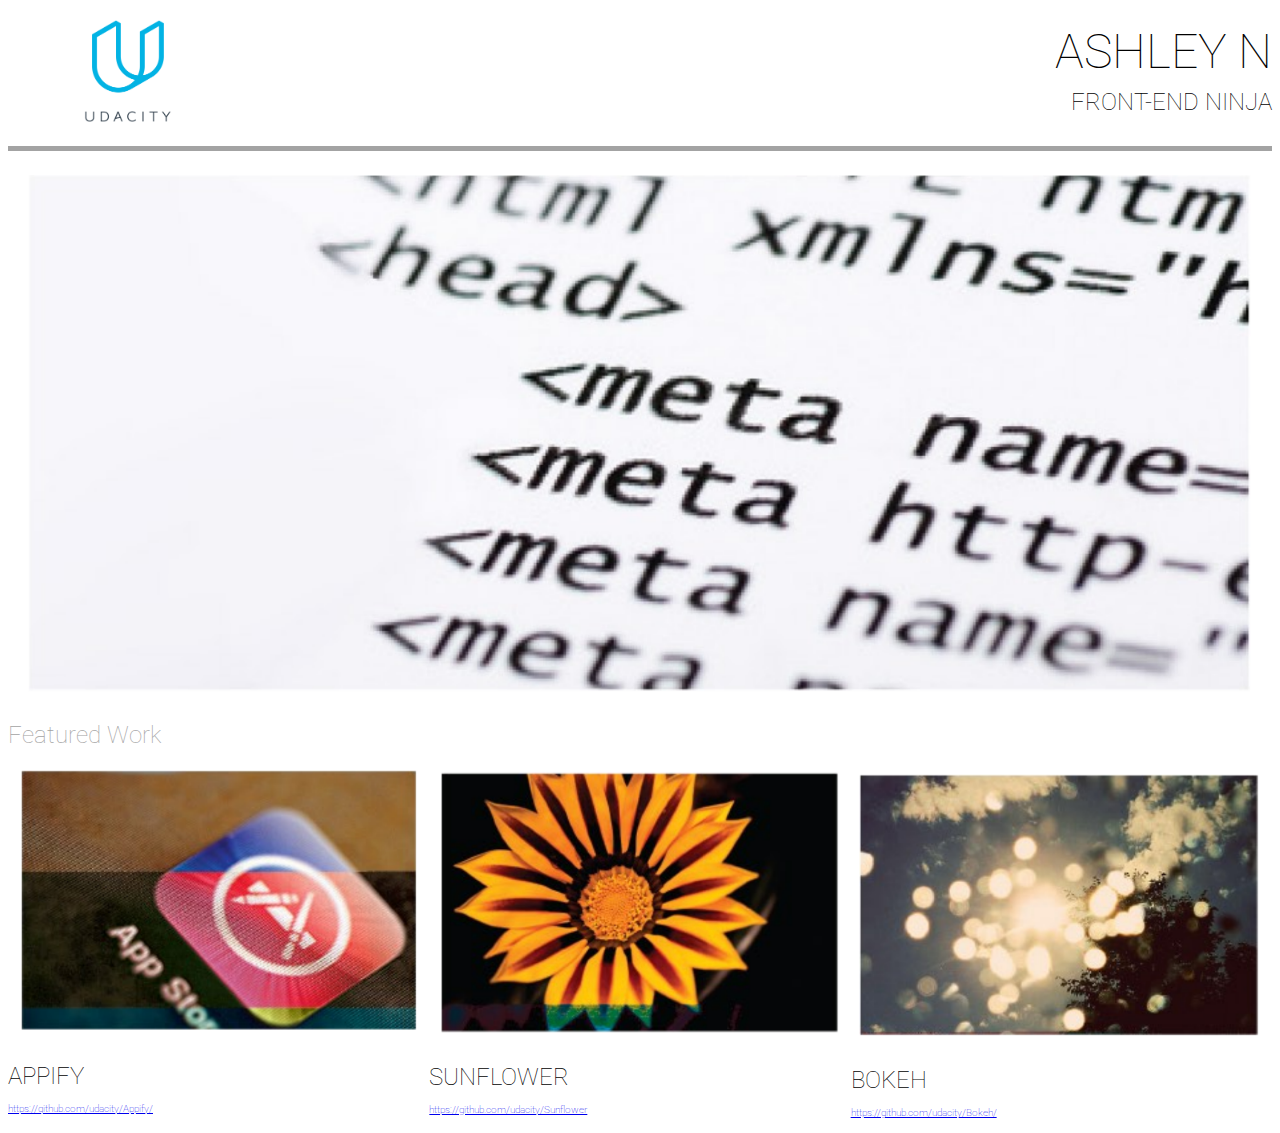
<file: Front End Web Developer/Project 1/index.html>
<!doctype html>
<html lang="en">
	<head>
		<meta charset="utf-8">
		<meta name="viewport" content="width=device-width,initial-scale=1">
		<title>Project 1</title>
		<link href="https://fonts.googleapis.com/css?family=Roboto" rel="stylesheet">
		<link rel="stylesheet" type="text/css" href="css/formatting.css">
	</head>
	<body>

		<header>
			<div class="container">
				<div class= "box1">
					<img src="img/udacity.png" height=126 width=240 alt="udacity logo">
				</div>
				<div class= "box2">
					<h1>ASHLEY N</h1>
					<h3>FRONT-END NINJA</h3>
				</div>
			</div>
			<hr>
		</header>

		<div class="main_image">
			<img src="img/image_one.png" alt="main page image">
		</div>

		<h2>Featured Work</h2>
		<div class="container2">
			<div class="box3">
				<img src="img/image_appify.png" alt="appify image">
				<h3>APPIFY</h3>
				<p>
					<a href="https://github.com/udacity/Appify/">
						https://github.com/udacity/Appify/
					</a>
				</p>
			</div>
			<div class= "box4">
				<img src="img/image_sunflower.png" alt="sunflower image">
				<h3>SUNFLOWER</h3>
				<p>
					<a href="https://github.com/udacity/Sunflower">
						https://github.com/udacity/Sunflower
					</a>
				</p>
			</div>
			<div class= "box5">
				<img src="img/image_bokeh.png" alt="bokeh image">
				<h3>BOKEH</h3>
				<p>
					<a href="https://github.com/udacity/Bokeh/">
						https://github.com/udacity/Bokeh/
					</a>
				</p>
			</div>
		</div>
	</body>
</html>
</file>
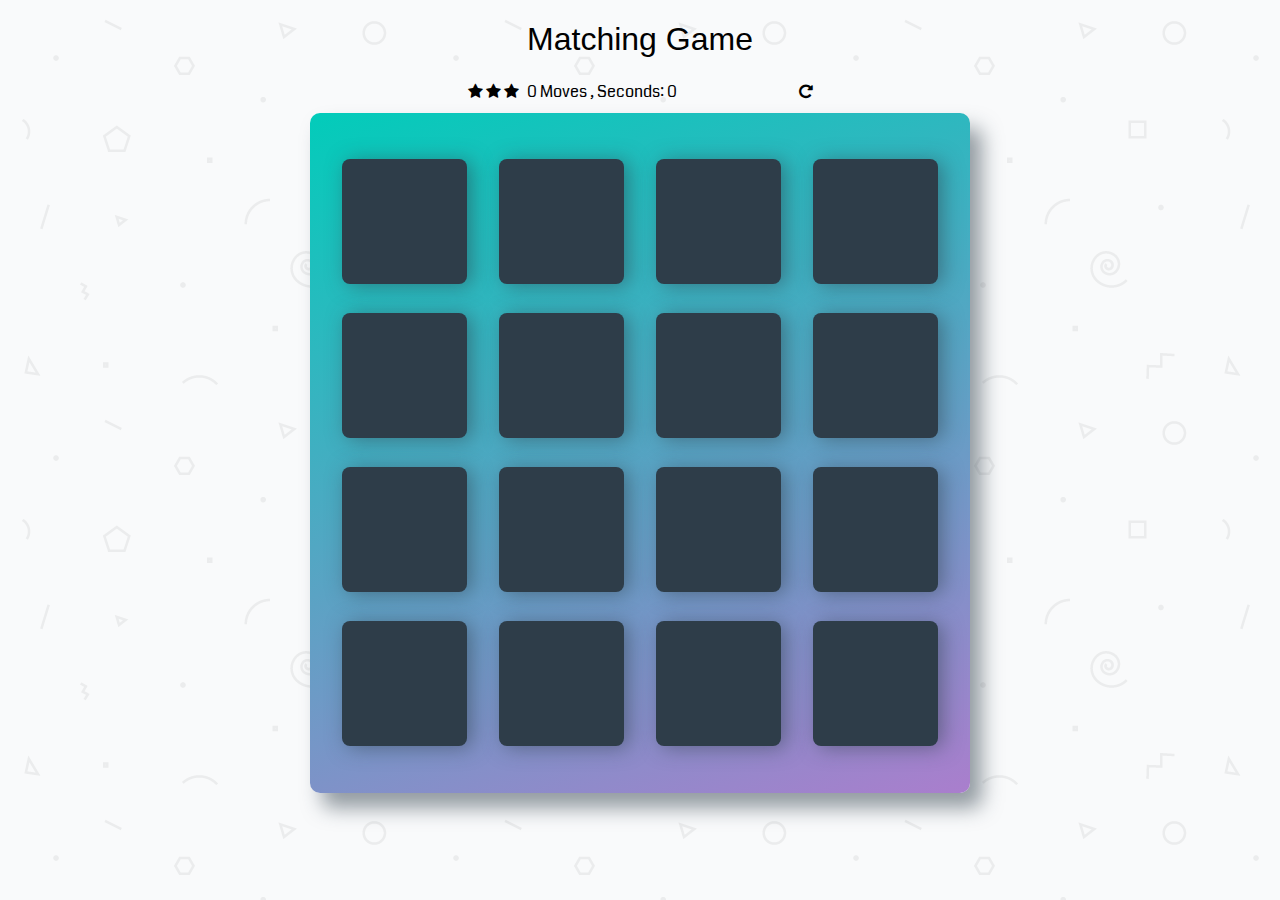
<file: Front End Web Developer/Project 2/index.html>
<!doctype html>
<html lang="en">
<head>
    <meta charset="utf-8">
    <title>Matching Game</title>
    <meta name="description" content="">
    <link rel="stylesheet prefetch" href="https://maxcdn.bootstrapcdn.com/font-awesome/4.6.1/css/font-awesome.min.css">
    <link rel="stylesheet prefetch" href="https://fonts.googleapis.com/css?family=Coda">
    <link rel="stylesheet" href="css/app.css">
</head>
<body>
    <div id="overlay-box">
        <div id="overlay-text">You Won!</div>
    </div>
    <div class="container">
        <header>
            <h1>Matching Game</h1>
        </header>

        <section class="score-panel">
        	<ul class="stars">
        		<li><i class="fa fa-star"></i></li>
        		<li><i class="fa fa-star"></i></li>
        		<li><i class="fa fa-star"></i></li>
        	</ul>

        	<span class="moves">0</span> Moves

            <span class="timer">, Seconds: 0</span>

            <div class="restart">
        		<i class="fa fa-repeat"></i>
        	</div>
        </section>

        <ul class="deck">
            <li class="card">
                <i class="fa fa-diamond"></i>
            </li>
            <li class="card">
                <i class="fa fa-paper-plane-o"></i>
            </li>
            <li class="card">
                <i class="fa fa-anchor"></i>
            </li>
            <li class="card">
                <i class="fa fa-bolt"></i>
            </li>
            <li class="card">
                <i class="fa fa-cube"></i>
            </li>
            <li class="card">
                <i class="fa fa-anchor"></i>
            </li>
            <li class="card">
                <i class="fa fa-leaf"></i>
            </li>
            <li class="card">
                <i class="fa fa-bicycle"></i>
            </li>
            <li class="card">
                <i class="fa fa-diamond"></i>
            </li>
            <li class="card">
                <i class="fa fa-bomb"></i>
            </li>
            <li class="card">
                <i class="fa fa-leaf"></i>
            </li>
            <li class="card">
                <i class="fa fa-bomb"></i>
            </li>
            <li class="card">
                <i class="fa fa-bolt"></i>
            </li>
            <li class="card">
                <i class="fa fa-bicycle"></i>
            </li>
            <li class="card">
                <i class="fa fa-paper-plane-o"></i>
            </li>
            <li class="card">
                <i class="fa fa-cube"></i>
            </li>
        </ul>
    </div>
    <script src="js/app.js"></script>
</body>
</html>
</file>
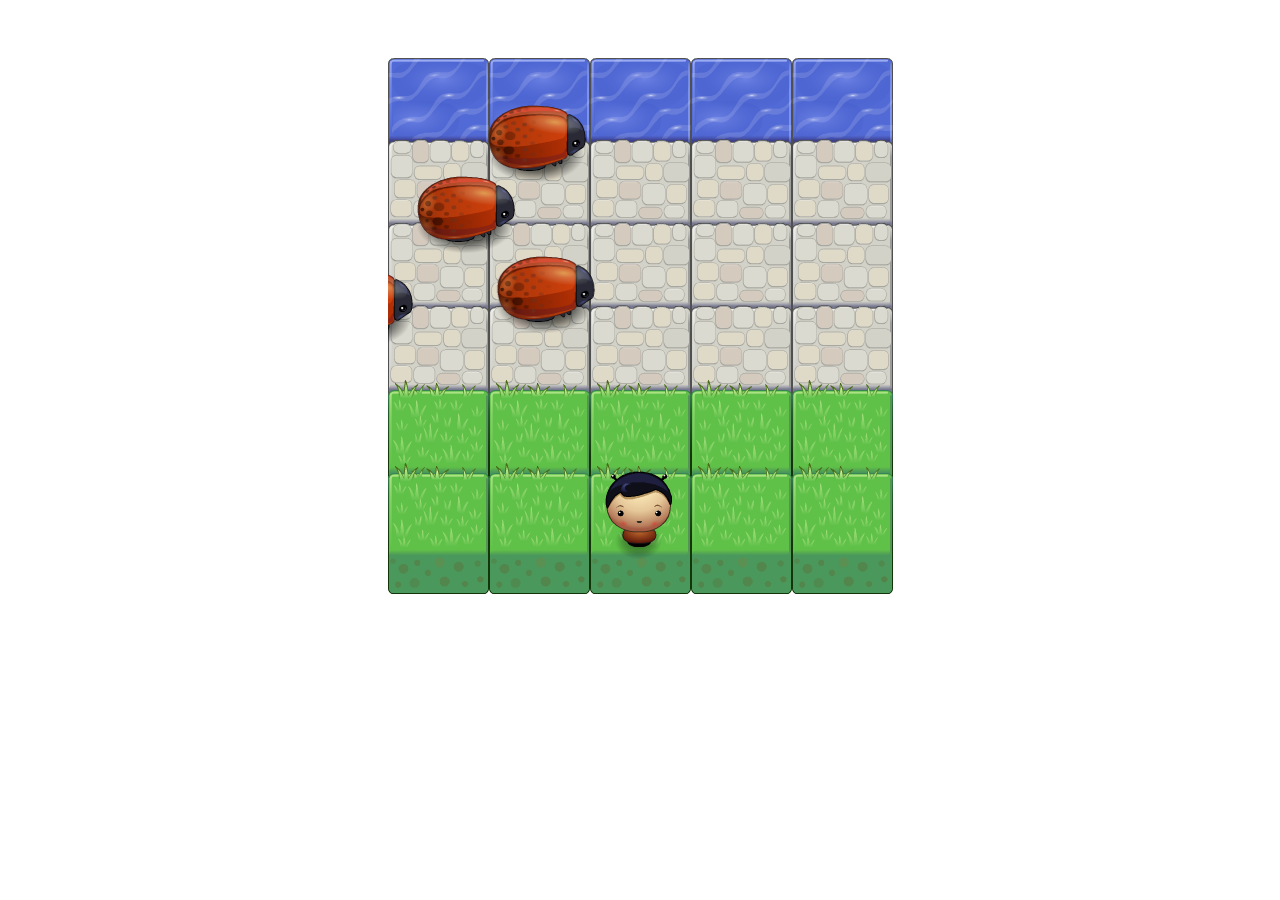
<file: Front End Web Developer/Project 3/index.html>
<!DOCTYPE html>
<html>
<head>
    <meta charset="UTF-8">
    <title>Effective JavaScript: Frogger</title>
    <link rel="stylesheet" href="css/style.css">
</head>
<body>
    <script src="js/resources.js"></script>
    <script src="js/app.js"></script>
    <script src="js/engine.js"></script>
</body>
</html>
</file>
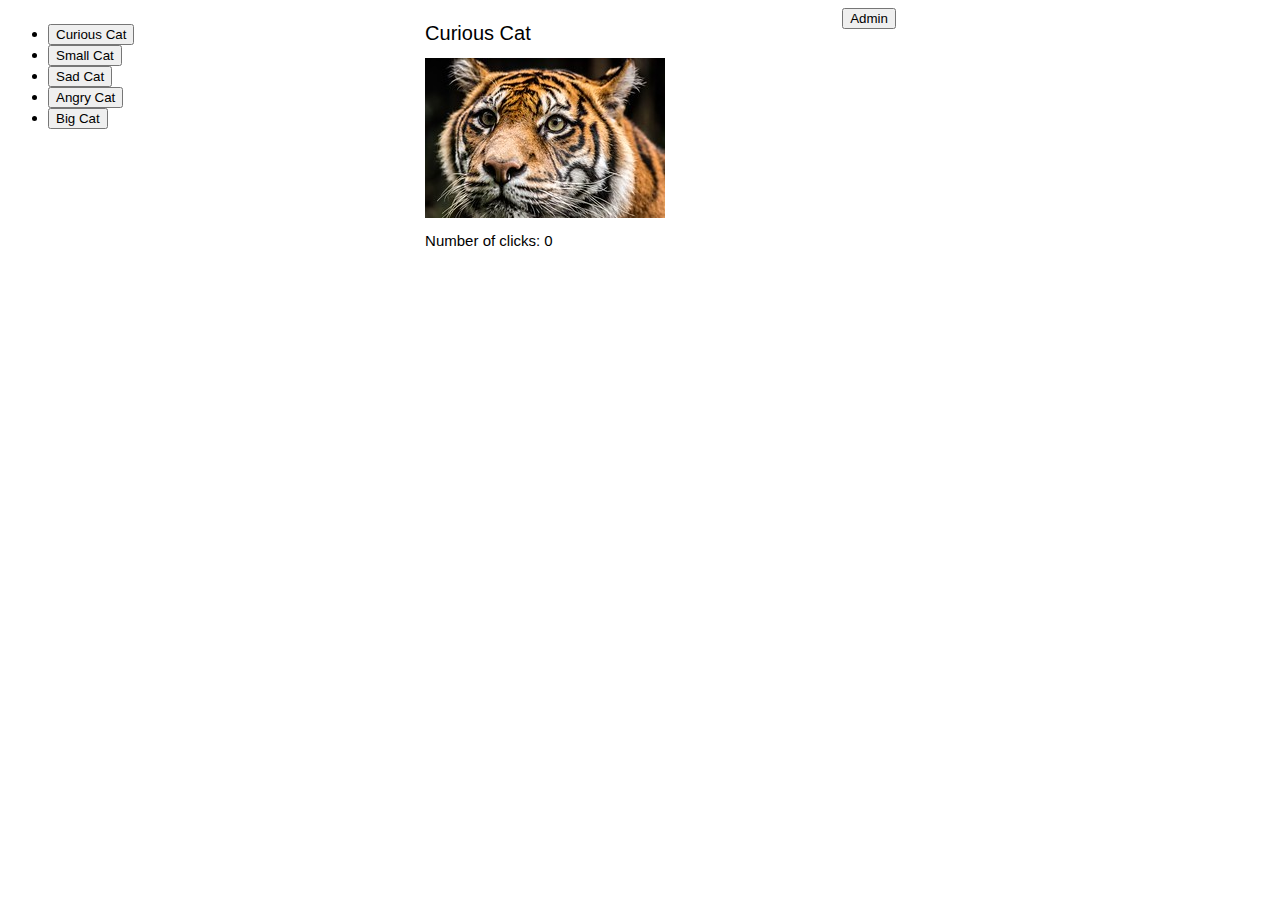
<file: Front End Web Developer/Lessons/Cat Clicker/index.html>
<!doctype html>
<head>
  <title>Cat Clicker</title>
  <meta name="viewport" content="width=device-width, initial-scale=1">
  <link rel="stylesheet" href="css/formatting.css">
</head>

<body>
  <div class="container">
    <div class="cat-links box1">
      <ul></ul>
    </div>
    <div class="box2">
      <h3></h3> <!-- to store the name of the cat -->
      <img> <!-- to store the image of the cat -->
      <p></p> <!-- to store the counter -->
    </div>
    <div class="admin-box">
      <button id="admin-button">Admin</button><br>
      <form class="hidden-true">
        Name: <input id="form-name" type="text" name="name"><br>
        Image URL: <input id="form-url" type="text" name="imgurl"><br>
        Number of Clicks: <input id="form-clicks" type="text" name="numclicks"><br>
        <button id="cancel-button">Cancel</button>
        <button type="submit">Save</button>
      </form>
    </div>
  </div>

  <script src="js/main.js"></script>
</body>

</html>
</file>
<file: Front End Web Developer/Project 1/css/formatting.css>
/*Set fonts*/
h1 {
	font-family: 'Roboto', sans-serif;
	font-size: 48px;
	font-weight: lighter;
	line-height: 0.5;
}

h2 {
	font-family: 'Roboto', sans-serif;
	font-size: 24px;
	font-weight: lighter;
	line-height: 0.5;
	color: #a3a3a3
}

h3 {
	font-family: 'Roboto', sans-serif;
	font-size: 24px;
	font-weight: lighter;
	line-height: 0.5;
}

p {
	font-family: 'Roboto', sans-serif;
	font-size: 10px;
	font-weight: lighter;
	line-height: 0.5;
}

hr {
	border-style: none;
	height: 5px;
	background-color:#a3a3a3;
}

img {
	height: auto;
	max-width: 100%;
}

/*Format the logo and header at the top of the page*/
.container {
	width: 100%;
	display: flex;
	flex-wrap: wrap;
}

.box1 {
	width: 50%;
}

.box2 {
	width: 50%;
	text-align: right;
}

/*Format the work at the bottom of the page*/
.container2 {
	width: 100%;
	display: flex;
	flex-wrap: wrap;
}

.box3, .box4, .box5 {
	width: 33.3333%;
}

@media screen and (max-width: 650px) {
	h1 {
		font-size: 34px;
	}
	h2, h3 {
		font-size: 22px;
	}
}

@media screen and (max-width: 550px) {
	h1 {
		font-size: 28px;
	}
	h2, h3 {
		font-size: 20px;
	}
	.box3, .box4, .box5 {
		width: 100%;
		text-align: center;
	}
}

@media screen and (max-width: 450px) {
	h1 {
		font-size: 22px;
	}
	h2, h3 {
		font-size: 18px;
	}
}

@media screen and (max-width: 350px) {
	.box1, .box2 {
		width: 100%;
		text-align: center;
	}
}
</file>
<file: Front End Web Developer/Project 2/css/app.css>
html {
    box-sizing: border-box;
}

*,
*::before,
*::after {
    box-sizing: inherit;
}

html,
body {
    width: 100%;
    height: 100%;
    margin: 0;
    padding: 0;
}

body {
    background: #ffffff url('../img/geometry2.png'); /* Background pattern from Subtle Patterns */
    font-family: 'Coda', cursive;
}

.container {
    display: flex;
    justify-content: center;
    align-items: center;
    flex-direction: column;
}

h1 {
    font-family: 'Open Sans', sans-serif;
    font-weight: 300;
}

/*
 * Styles for the deck of cards
 */

.deck {
    width: 660px;
    min-height: 680px;
    background: linear-gradient(160deg, #02ccba 0%, #aa7ecd 100%);
    padding: 32px;
    border-radius: 10px;
    box-shadow: 12px 15px 20px 0 rgba(46, 61, 73, 0.5);
    display: flex;
    flex-wrap: wrap;
    justify-content: space-between;
    align-items: center;
    margin: 0 0 3em;
}

.deck .card {
    height: 125px;
    width: 125px;
    background: #2e3d49;
    font-size: 0;
    color: #ffffff;
    border-radius: 8px;
    cursor: pointer;
    display: flex;
    justify-content: center;
    align-items: center;
    box-shadow: 5px 2px 20px 0 rgba(46, 61, 73, 0.5);
}

.deck .card.open {
    transform: rotateY(0);
    background: #02b3e4;
    cursor: default;
}

.deck .card.show {
    font-size: 33px;
}

.deck .card.match {
    cursor: default;
    background: #02ccba;
    font-size: 33px;
}

/*
 * Styles for the Score Panel
 */

.score-panel {
    text-align: left;
    width: 345px;
    margin-bottom: 10px;
}

.score-panel .stars {
    margin: 0;
    padding: 0;
    display: inline-block;
    margin: 0 5px 0 0;
}

.score-panel .stars li {
    list-style: none;
    display: inline-block;
}

.score-panel .restart {
    float: right;
    cursor: pointer;
}

/*
* Styles overlay box when user wins
*/
#overlay-box {
  position: fixed;
  display: none;
  width: 100%;
  height: 100%;
  top: 0;
  left: 0;
  right: 0;
  bottom: 0;
  background-color: rgba(255,255,255,0.9);
}

#overlay-text{
  position: absolute;
  top: 50%;
  left: 50%;
  font-size: 40px;
  color: black;
  transform: translate(-50%,-50%);
  -ms-transform: translate(-50%,-50%);
}
</file>
<file: Front End Web Developer/Project 3/css/style.css>
body {
    text-align: center;
}
</file>
<file: Front End Web Developer/Lessons/Cat Clicker/css/formatting.css>
/*Set fonts*/

h3 {
	font-family: 'Roboto', sans-serif;
	font-size: 20px;
	font-weight: lighter;
	line-height: 0.5;
}


p {
	font-family: 'Roboto', sans-serif;
	font-size: 15px;
	font-weight: lighter;
	line-height: 0.5;
}

form {
	font-family: 'Roboto', sans-serif;
	font-size: 15px;
	font-weight: lighter;
	line-height: 0.5;
}

img {
	height: auto;
	max-width: 100%;
}

/*Format the container for each cat image and score */
.container {
	width: 100%;
	display: flex;
	flex-wrap: wrap;
}

.box1, .box2, .admin-box {
	width: 33%;
}

@media screen and (max-width: 850px) {
	.box1, .box2, .admin-box {
		width: 100%;
	}
}

/*Hide and unhide admin box*/
.hidden-true {
	display: none;
}
</file>
